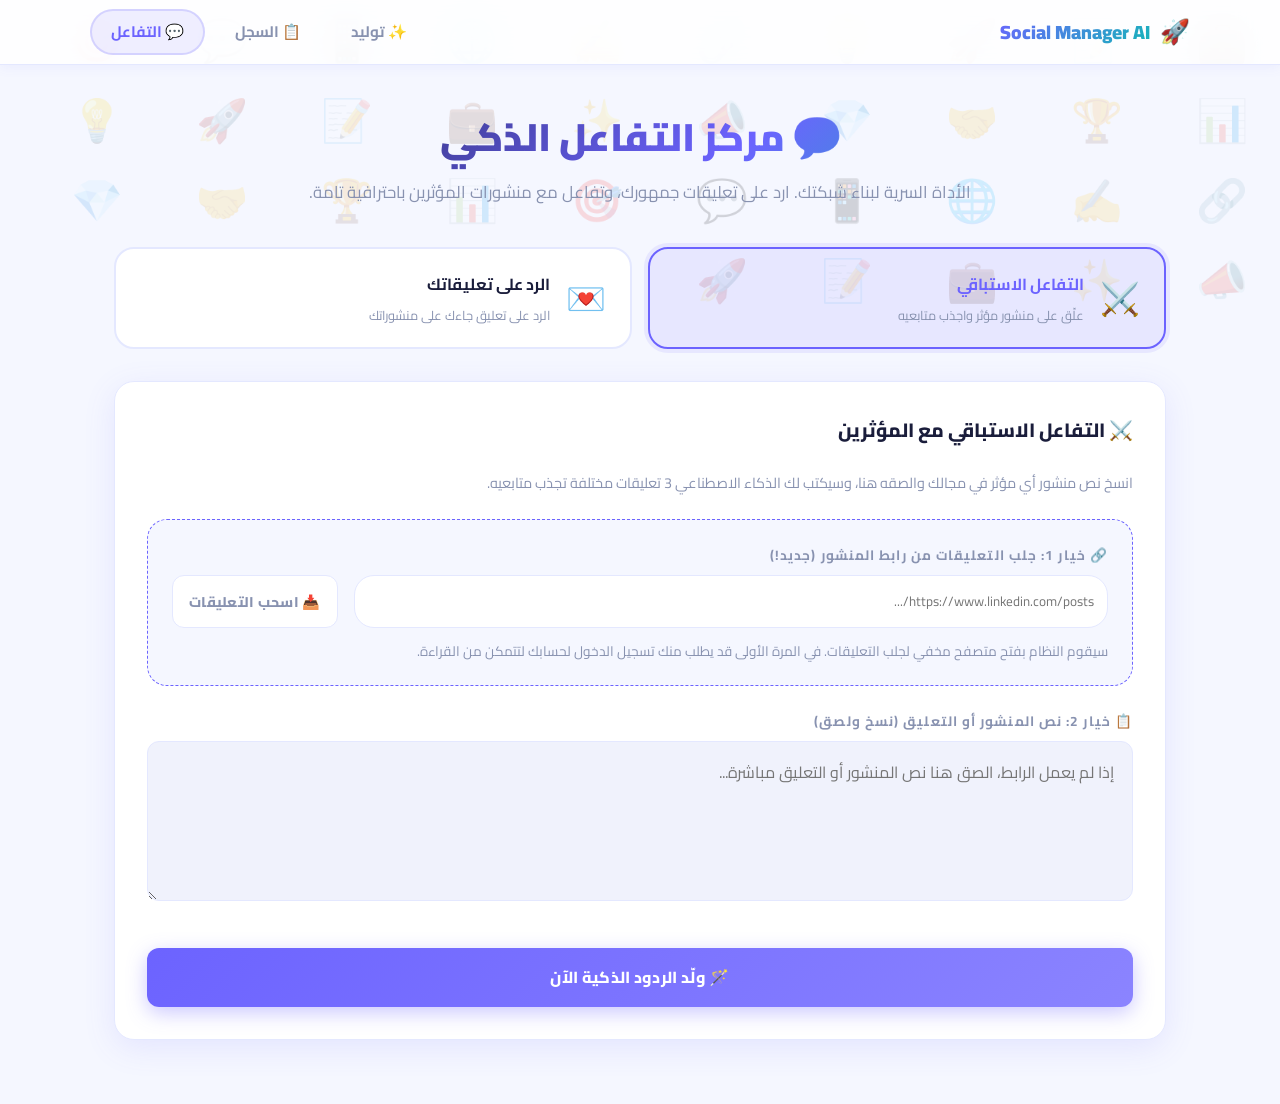
<file: dashboard/engagement.html>
<!DOCTYPE html>
<html lang="ar" dir="rtl">
<head>
    <meta charset="UTF-8">
    <meta name="viewport" content="width=device-width, initial-scale=1.0">
    <title>التفاعل الذكي | Social Manager AI</title>
    <meta name="description" content="أداة الردود الذكية والتفاعل الاستباقي مع منشورات لينكدإن">
    <link rel="stylesheet" href="style.css?v=4">
</head>
<body>

<nav class="navbar">
    <div class="navbar-inner">
        <a href="index.html" class="navbar-brand">
            <span class="logo-icon">🚀</span>
            Social Manager AI
        </a>
        <div class="navbar-links">
            <a href="index.html" class="nav-link" id="navHome">✨ توليد</a>
            <a href="history.html" class="nav-link" id="navHistory">📋 السجل</a>
            <a href="engagement.html" class="nav-link active" id="navEngage">💬 التفاعل</a>
        </div>
    </div>
</nav>

<div class="container">
    <div class="page-header">
        <h1>💬 مركز التفاعل الذكي</h1>
        <p>الأداة السرية لبناء شبكتك. ارد على تعليقات جمهورك، وتفاعل مع منشورات المؤثرين باحترافية تامة.</p>
    </div>

    <!-- Mode Switcher -->
    <div class="engage-mode-switcher">
        <button id="modeEngagement" class="mode-btn mode-btn-active">
            <span>⚔️</span>
            <div>
                <strong>التفاعل الاستباقي</strong>
                <small>علّق على منشور مؤثر واجذب متابعيه</small>
            </div>
        </button>
        <button id="modeReply" class="mode-btn">
            <span>💌</span>
            <div>
                <strong>الرد على تعليقاتك</strong>
                <small>الرد على تعليق جاءك على منشوراتك</small>
            </div>
        </button>
    </div>

    <!-- Input Card -->
    <div class="card" style="margin-top: 2rem;">
        <div id="modeLabel">
            <h2 id="inputTitle">⚔️ التفاعل الاستباقي مع المؤثرين</h2>
            <p id="inputHint" style="color: var(--text-muted); font-size: 0.9rem; margin-bottom: 1.5rem;">
                انسخ نص منشور أي مؤثر في مجالك والصقه هنا، وسيكتب لك الذكاء الاصطناعي 3 تعليقات مختلفة تجذب متابعيه.
            </p>
        </div>

        <div class="form-group" style="margin-bottom: 1.5rem; background: var(--bg); padding: 1.5rem; border-radius: var(--radius); border: 1px dashed var(--primary);">
            <label for="urlInput" style="display: flex; justify-content: space-between; align-items: center;">
                <span>🔗 خيار 1: جلب التعليقات من رابط المنشور (جديد!)</span>
            </label>
            <div style="display: flex; gap: 1rem; margin-top: 0.5rem;">
                <input type="url" id="urlInput" placeholder="https://www.linkedin.com/posts/..." style="flex: 1; padding: 0.8rem; border: 1px solid var(--border); border-radius: var(--radius);">
                <button id="scrapeBtn" class="btn btn-outline" style="white-space: nowrap;">
                    <span class="btn-text">📥 اسحب التعليقات</span>
                    <span class="loader hidden" style="width: 16px; height: 16px; border-width: 2px;"></span>
                </button>
            </div>
            <p style="font-size: 0.85rem; color: var(--text-muted); margin-top: 0.8rem; line-height: 1.5;">
                سيقوم النظام بفتح متصفح مخفي لجلب التعليقات. في المرة الأولى قد يطلب منك تسجيل الدخول لحسابك لتتمكن من القراءة.
            </p>
        </div>

        <div class="form-group">
            <label for="postInput" id="inputLabel">📋 خيار 2: نص المنشور أو التعليق (نسخ ولصق)</label>
            <textarea id="postInput" style="min-height: 160px;" placeholder="إذا لم يعمل الرابط، الصق هنا نص المنشور أو التعليق مباشرة..."></textarea>
        </div>

        <button id="generateRepliesBtn" class="btn btn-primary" style="margin-top: 1rem; width: 100%;">
            <span class="btn-text">🪄 ولّد الردود الذكية الآن</span>
            <span class="loader hidden"></span>
        </button>
    </div>

    <!-- Results Section -->
    <div id="repliesSection" class="hidden" style="margin-top: 2rem;">
        <h2 style="margin-bottom: 1.5rem; font-size: 1.3rem;">✨ اختر الرد الأمثل:</h2>
        <div id="repliesList" style="display: flex; flex-direction: column; gap: 1.5rem;"></div>
        
        <!-- Tips -->
        <div class="card" style="margin-top: 2rem; background: linear-gradient(135deg, var(--primary-soft), var(--accent-soft)); border-color: var(--primary);">
            <h3 style="color: var(--primary); margin-bottom: 0.8rem;">💡 نصائح من الخبراء لزيادة التفاعل:</h3>
            <ul style="padding-right: 1.5rem; color: var(--text); line-height: 2.2; font-size: 0.95rem;">
                <li>علّق على منشورات المؤثرين في أول <strong>60 دقيقة</strong> من نشرها لتظهر في الأعلى.</li>
                <li>تجنب التعليقات القصيرة مثل "رائع!" لأن الخوارزمية تخفيها.</li>
                <li>ابدأ تعليقك بـ "@اسم المؤثر" لإرسال إشعار له وزيادة فرصة رده عليك.</li>
                <li>استهدف 3-5 مؤثرين في مجالك يومياً بتعليقات متنوعة.</li>
            </ul>
        </div>
    </div>
</div>

<script src="engagement.js?v=1"></script>
</body>
</html>
</file>
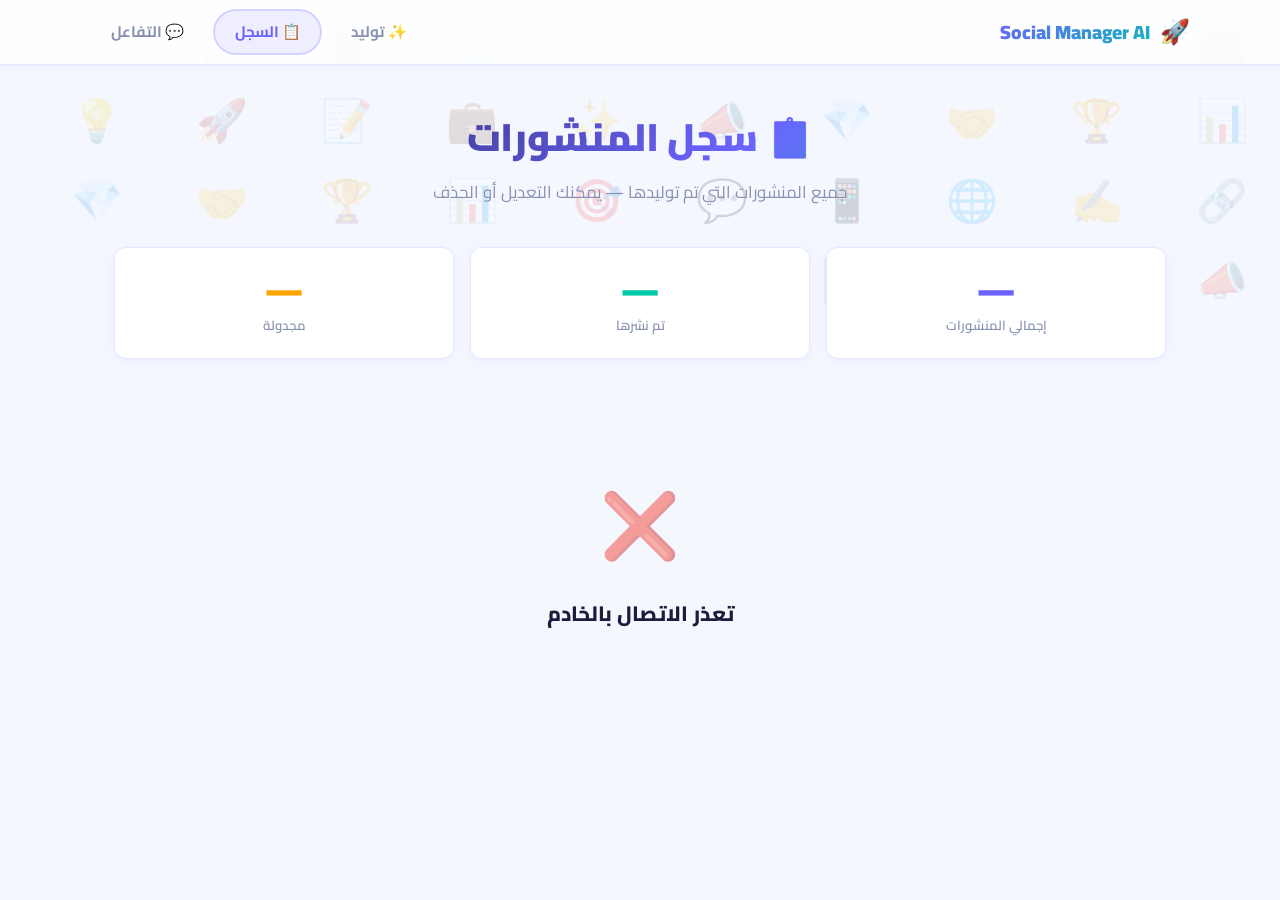
<file: dashboard/history.html>
<!DOCTYPE html>
<html lang="ar" dir="rtl">
<head>
    <meta charset="UTF-8">
    <meta name="viewport" content="width=device-width, initial-scale=1.0">
    <title>سجل المنشورات | Social Manager AI</title>
    <link rel="stylesheet" href="style.css?v=4">
</head>
<body>

<nav class="navbar">
    <div class="navbar-inner">
        <a href="index.html" class="navbar-brand">
            <span class="logo-icon">🚀</span>
            Social Manager AI
        </a>
        <div class="navbar-links">
            <a href="index.html" class="nav-link">✨ توليد</a>
            <a href="history.html" class="nav-link active">📋 السجل</a>
            <a href="engagement.html" class="nav-link">💬 التفاعل</a>
        </div>
    </div>
</nav>

<div class="container">
    <div class="page-header">
        <h1>📋 سجل المنشورات</h1>
        <p>جميع المنشورات التي تم توليدها — يمكنك التعديل أو الحذف</p>
    </div>

    <!-- Stats -->
    <div class="stats-bar" id="statsBar">
        <div class="stat-card stat-primary">
            <div class="stat-num" id="statTotal">—</div>
            <div class="stat-label">إجمالي المنشورات</div>
        </div>
        <div class="stat-card stat-success">
            <div class="stat-num" id="statPublished">—</div>
            <div class="stat-label">تم نشرها</div>
        </div>
        <div class="stat-card stat-warning">
            <div class="stat-num" id="statScheduled">—</div>
            <div class="stat-label">مجدولة</div>
        </div>
    </div>

    <!-- List -->
    <div id="historyList" class="history-grid"></div>
</div>

<!-- Edit Modal -->
<div class="modal-overlay hidden" id="editModal">
    <div class="modal">
        <div class="modal-header">
            <h3>✏️ تعديل المنشور</h3>
            <button class="modal-close" id="modalClose">✕</button>
        </div>
        <textarea class="modal-textarea" id="modalContent" placeholder="اكتب المحتوى هنا..."></textarea>
        <div class="modal-footer">
            <button class="btn btn-primary" id="modalSave">💾 حفظ التعديلات</button>
            <button class="btn btn-outline" id="modalCancel">إلغاء</button>
        </div>
    </div>
</div>

<!-- Delete Confirmation Modal -->
<div class="modal-overlay hidden" id="deleteModal">
    <div class="modal" style="max-width: 400px; text-align: center;">
        <div style="font-size: 3.5rem; margin-bottom: 1rem;">⚠️</div>
        <h3 style="margin-bottom: 0.5rem; color: var(--text);">تأكيد الحذف</h3>
        <p style="color: var(--text-muted); margin-bottom: 1.5rem;">هل أنت متأكد من حذف هذا المنشور نهائياً؟ لا يمكن التراجع عن هذا الإجراء.</p>
        <div class="modal-footer" style="flex-direction: column;">
            <button class="btn btn-danger" id="confirmDelete" style="width: 100%;">🗑️ نعم، احذف المنشور</button>
            <button class="btn btn-outline" id="cancelDelete" style="width: 100%;">إلغاء</button>
        </div>
    </div>
</div>

<script src="history.js?v=2"></script>
</body>
</html>
</file>
<file: dashboard/style.css>
@import url('https://fonts.googleapis.com/css2?family=Cairo:wght@400;500;600;700;800;900&display=swap');

:root {
    --bg: #f5f7ff;
    --bg-card: #ffffff;
    --bg-input: #f0f2fc;
    --primary: #6c63ff;
    --primary-light: #8b84ff;
    --primary-soft: rgba(108, 99, 255, 0.1);
    --accent: #00c9a7;
    --accent-soft: rgba(0, 201, 167, 0.1);
    --danger: #ff4757;
    --danger-soft: rgba(255, 71, 87, 0.1);
    --warning: #ffa502;
    --success: #00c9a7;
    --linkedin: #0a66c2;
    --twitter: #1d9bf0;
    --text: #1a1d3b;
    --text-muted: #8892b0;
    --border: #e4e8ff;
    --shadow-sm: 0 2px 12px rgba(108, 99, 255, 0.08);
    --shadow: 0 8px 32px rgba(108, 99, 255, 0.12);
    --shadow-lg: 0 20px 60px rgba(108, 99, 255, 0.18);
    --radius: 20px;
    --radius-sm: 12px;
}

* { box-sizing: border-box; margin: 0; padding: 0; font-family: 'Cairo', sans-serif; }
html { scroll-behavior: smooth; }

/* ── BODY + EMOJI WATERMARK ────────────────────────────── */
body {
    background-color: var(--bg);
    color: var(--text);
    line-height: 1.7;
    min-height: 100vh;
    position: relative;
    overflow-x: hidden;
}

body::before {
    content: "💼 📝 🚀 💡 🔗 ✍️ 🌐 📱 💬 🎯 📊 🏆 🤝 💎 📣 ✨ 💼 📝 🚀 💡 🔗 ✍️ 🌐 📱 💬 🎯 📊 🏆 🤝 💎 📣 ✨ 💼 📝 🚀 💡";
    position: fixed;
    top: 0;
    left: 0;
    right: 0;
    bottom: 0;
    font-size: 2.6rem;
    line-height: 5rem;
    word-break: break-all;
    opacity: 0.15;
    pointer-events: none;
    z-index: 0;
    letter-spacing: 2rem;
    overflow: hidden;
    user-select: none;
}

body > * { position: relative; z-index: 1; }

/* ── NAVBAR ─────────────────────────────────────────────── */
.navbar {
    background: rgba(255, 255, 255, 0.85);
    backdrop-filter: blur(20px);
    border-bottom: 1px solid var(--border);
    position: sticky;
    top: 0;
    z-index: 100;
    padding: 0 2rem;
    box-shadow: var(--shadow-sm);
}

.navbar-inner {
    max-width: 1100px;
    margin: 0 auto;
    display: flex;
    align-items: center;
    justify-content: space-between;
    height: 64px;
}

.navbar-brand {
    display: flex;
    align-items: center;
    gap: 0.6rem;
    font-size: 1.2rem;
    font-weight: 900;
    background: linear-gradient(135deg, var(--primary), var(--accent));
    -webkit-background-clip: text;
    -webkit-text-fill-color: transparent;
    background-clip: text;
    text-decoration: none;
}

.navbar-brand .logo-icon { font-size: 1.5rem; -webkit-text-fill-color: initial; }

.navbar-links { display: flex; gap: 0.5rem; }

.nav-link {
    color: var(--text-muted);
    text-decoration: none;
    padding: 0.5rem 1.2rem;
    border-radius: 30px;
    font-weight: 700;
    font-size: 0.95rem;
    transition: all 0.25s ease;
    border: 2px solid transparent;
}

.nav-link:hover,
.nav-link.active {
    color: var(--primary);
    background: var(--primary-soft);
    border-color: rgba(108, 99, 255, 0.2);
}

/* ── LAYOUT ──────────────────────────────────────────────── */
.container { max-width: 1100px; margin: 0 auto; padding: 2.5rem 1.5rem; }

.page-header { margin-bottom: 2.5rem; text-align: center; }

.page-header h1 {
    font-size: 2.4rem;
    font-weight: 900;
    background: linear-gradient(135deg, var(--text) 0%, var(--primary) 60%, var(--accent) 100%);
    -webkit-background-clip: text;
    -webkit-text-fill-color: transparent;
    background-clip: text;
    margin-bottom: 0.5rem;
}

.page-header p { color: var(--text-muted); font-size: 1.05rem; }

/* ── CARD ────────────────────────────────────────────────── */
.card {
    background: var(--bg-card);
    border-radius: var(--radius);
    padding: 2rem;
    border: 1.5px solid var(--border);
    box-shadow: var(--shadow);
    margin-bottom: 1.5rem;
    transition: box-shadow 0.3s ease, transform 0.3s ease;
}

.card:hover { box-shadow: var(--shadow-lg); transform: translateY(-2px); }

.card h2 {
    font-size: 1.2rem;
    font-weight: 800;
    color: var(--text);
    margin-bottom: 1.5rem;
    display: flex;
    align-items: center;
    gap: 0.5rem;
}

/* ── FORM ────────────────────────────────────────────────── */
.form-group { margin-bottom: 1.4rem; }

label {
    display: block;
    margin-bottom: 0.5rem;
    font-weight: 700;
    color: var(--text-muted);
    font-size: 0.85rem;
    text-transform: uppercase;
    letter-spacing: 0.08em;
}

textarea, select, input[type="text"] {
    width: 100%;
    padding: 0.9rem 1.1rem;
    background: var(--bg-input);
    border: 1.5px solid var(--border);
    border-radius: var(--radius-sm);
    font-size: 1rem;
    color: var(--text);
    transition: all 0.25s ease;
    outline: none;
    font-family: 'Cairo', sans-serif;
}

textarea:focus, select:focus, input[type="text"]:focus {
    border-color: var(--primary);
    background: #fff;
    box-shadow: 0 0 0 4px var(--primary-soft);
}

textarea { min-height: 120px; resize: vertical; }

/* ── BUTTONS ─────────────────────────────────────────────── */
.btn {
    display: inline-flex;
    align-items: center;
    justify-content: center;
    gap: 0.5rem;
    padding: 0.9rem 1.5rem;
    border: none;
    border-radius: var(--radius-sm);
    font-size: 1rem;
    font-weight: 800;
    cursor: pointer;
    transition: all 0.25s ease;
    font-family: 'Cairo', sans-serif;
    width: 100%;
    letter-spacing: 0.02em;
}

.btn:active { transform: scale(0.97); }
.btn:disabled { opacity: 0.55; cursor: not-allowed; transform: none; }

.btn-primary {
    background: linear-gradient(135deg, var(--primary), var(--primary-light));
    color: white;
    box-shadow: 0 6px 20px rgba(108, 99, 255, 0.35);
}
.btn-primary:hover:not(:disabled) {
    box-shadow: 0 10px 30px rgba(108, 99, 255, 0.5);
    transform: translateY(-2px);
}

.btn-success {
    background: linear-gradient(135deg, #00b894, var(--accent));
    color: white;
    box-shadow: 0 6px 20px rgba(0, 201, 167, 0.3);
}
.btn-success:hover:not(:disabled) {
    box-shadow: 0 10px 30px rgba(0, 201, 167, 0.45);
    transform: translateY(-2px);
}

.btn-danger {
    background: linear-gradient(135deg, #e55039, var(--danger));
    color: white;
    box-shadow: 0 4px 15px rgba(255, 71, 87, 0.25);
    width: auto; padding: 0.5rem 1rem; font-size: 0.88rem;
}
.btn-danger:hover:not(:disabled) { box-shadow: 0 6px 20px rgba(255, 71, 87, 0.4); transform: translateY(-1px); }

.btn-outline {
    background: white;
    border: 1.5px solid var(--border);
    color: var(--text-muted);
    width: auto; padding: 0.5rem 1rem; font-size: 0.88rem;
}
.btn-outline:hover { border-color: var(--primary); color: var(--primary); background: var(--primary-soft); }

input[type="datetime-local"] {
    appearance: none;
    background: var(--bg-input);
    border: 2px solid var(--border);
    border-radius: var(--radius-sm);
    padding: 0.8rem 1rem;
    color: var(--text);
    font-size: 1rem;
    font-family: 'Cairo', sans-serif;
    cursor: pointer;
    transition: all 0.3s ease;
    width: 100%;
}

input[type="datetime-local"]:focus {
    border-color: var(--primary);
    background: #fff;
    box-shadow: 0 0 0 4px var(--primary-soft);
    outline: none;
}

input[type="checkbox"] {
    accent-color: var(--primary);
    transform: scale(1.2);
}

/* ── PROGRESS BAR ────────────────────────────────────────── */
.progress-container {
    margin-top: 1.2rem;
    padding: 1.2rem 1.5rem;
    background: linear-gradient(135deg, var(--primary-soft), var(--accent-soft));
    border-radius: var(--radius-sm);
    border: 1.5px solid rgba(108, 99, 255, 0.2);
    animation: fadeSlideIn 0.3s ease;
}

.progress-info {
    display: flex;
    justify-content: space-between;
    margin-bottom: 0.6rem;
    font-size: 0.9rem;
    font-weight: 700;
    color: var(--primary);
}

.progress-bar-bg {
    width: 100%;
    height: 8px;
    background: rgba(108, 99, 255, 0.12);
    border-radius: 10px;
    overflow: hidden;
}

.progress-bar-fill {
    height: 100%;
    width: 0%;
    background: linear-gradient(90deg, var(--primary), var(--accent));
    border-radius: 10px;
    transition: width 0.5s cubic-bezier(0.4, 0, 0.2, 1);
    box-shadow: 0 0 10px rgba(108, 99, 255, 0.4);
}

/* ── LOADER ──────────────────────────────────────────────── */
.loader {
    width: 18px;
    height: 18px;
    border: 2.5px solid rgba(255,255,255,0.35);
    border-radius: 50%;
    border-top-color: white;
    animation: spin 0.8s linear infinite;
}

/* ── RESULT SECTION ──────────────────────────────────────── */
.result-header {
    display: flex;
    justify-content: space-between;
    align-items: center;
    margin-bottom: 1.5rem;
}

.badge {
    padding: 0.35rem 1rem;
    border-radius: 30px;
    font-weight: 800;
    font-size: 0.8rem;
    letter-spacing: 0.06em;
    text-transform: uppercase;
}

.badge-linkedin { background: rgba(10, 102, 194, 0.1); color: var(--linkedin); border: 1.5px solid rgba(10, 102, 194, 0.25); }
.badge-twitter  { background: rgba(29, 155, 240, 0.1); color: var(--twitter);  border: 1.5px solid rgba(29, 155, 240, 0.25); }

.post-preview { display: grid; grid-template-columns: 1fr; gap: 1.5rem; margin-bottom: 1.5rem; }
@media (min-width: 768px) { .post-preview { grid-template-columns: 1fr 1.6fr; } }

.image-container { position: relative; overflow: hidden; border-radius: var(--radius-sm); }
.image-container img {
    width: 100%;
    border-radius: var(--radius-sm);
    border: 1.5px solid var(--border);
    display: block;
    transition: transform 0.4s ease;
}
.image-container:hover img { transform: scale(1.04); }

#generatedContent { min-height: 300px; background: var(--bg-input); font-size: 0.95rem; line-height: 1.8; }

.status-msg { margin-top: 1rem; text-align: center; font-weight: 800; font-size: 1rem; min-height: 1.5rem; }

/* ── HISTORY PAGE ────────────────────────────────────────── */
.history-grid { display: flex; flex-direction: column; gap: 1.2rem; }

.history-card {
    background: var(--bg-card);
    border: 1.5px solid var(--border);
    border-radius: var(--radius);
    padding: 1.5rem;
    display: grid;
    grid-template-columns: 1fr;
    gap: 1rem;
    transition: all 0.25s ease;
    animation: fadeSlideIn 0.35s ease;
}

@media (min-width: 768px) { .history-card { grid-template-columns: 120px 1fr auto; align-items: start; } }

.history-card:hover {
    border-color: rgba(108, 99, 255, 0.3);
    box-shadow: var(--shadow);
    transform: translateY(-2px);
}

.history-thumb { width: 100%; height: 100px; object-fit: cover; border-radius: var(--radius-sm); border: 1.5px solid var(--border); }
.history-thumb-placeholder {
    width: 100%; height: 100px;
    background: var(--bg-input);
    border-radius: var(--radius-sm);
    display: flex; align-items: center; justify-content: center;
    color: var(--text-muted); font-size: 2rem;
    border: 1.5px solid var(--border);
}

.history-meta { display: flex; align-items: center; gap: 0.5rem; margin-bottom: 0.5rem; flex-wrap: wrap; }
.history-topic { font-weight: 800; font-size: 1.05rem; color: var(--text); }
.history-date { color: var(--text-muted); font-size: 0.82rem; margin-top: 0.15rem; }
.history-content-preview {
    color: var(--text-muted); font-size: 0.9rem; line-height: 1.6;
    display: -webkit-box; -webkit-line-clamp: 3; -webkit-box-orient: vertical; overflow: hidden;
}

.badge-status { padding: 0.2rem 0.8rem; border-radius: 30px; font-size: 0.75rem; font-weight: 800; }
.badge-published { background: rgba(0, 201, 167, 0.12); color: #00a689; border: 1.5px solid rgba(0, 201, 167, 0.3); }
.badge-scheduled { background: rgba(255, 165, 2, 0.1); color: #e67e00; border: 1.5px solid rgba(255, 165, 2, 0.3); }

.history-actions { display: flex; gap: 0.5rem; flex-wrap: wrap; align-items: flex-start; }

/* ── STATS BAR ───────────────────────────────────────────── */
.stats-bar { display: grid; grid-template-columns: repeat(3, 1fr); gap: 1rem; margin-bottom: 2rem; }

.stat-card {
    background: var(--bg-card);
    border: 1.5px solid var(--border);
    border-radius: var(--radius-sm);
    padding: 1.4rem 1.5rem;
    text-align: center;
    transition: all 0.25s ease;
    box-shadow: var(--shadow-sm);
}

.stat-card:hover { box-shadow: var(--shadow); transform: translateY(-2px); }
.stat-num { font-size: 2.2rem; font-weight: 900; line-height: 1.1; }
.stat-label { font-size: 0.82rem; color: var(--text-muted); margin-top: 0.3rem; font-weight: 600; }
.stat-primary .stat-num { color: var(--primary); }
.stat-success .stat-num { color: var(--accent); }
.stat-warning .stat-num { color: var(--warning); }

/* ── MODAL ───────────────────────────────────────────────── */
.modal-overlay {
    position: fixed; inset: 0;
    background: rgba(26, 29, 59, 0.5);
    backdrop-filter: blur(10px);
    z-index: 200;
    display: flex; align-items: center; justify-content: center;
    padding: 1rem;
    animation: fadeIn 0.2s ease;
}

.modal {
    background: var(--bg-card);
    border: 1.5px solid var(--border);
    border-radius: var(--radius);
    padding: 2rem;
    width: 100%; max-width: 680px; max-height: 90vh; overflow-y: auto;
    box-shadow: var(--shadow-lg);
    animation: modalSlideIn 0.3s cubic-bezier(0.4, 0, 0.2, 1);
}

.modal-header { display: flex; justify-content: space-between; align-items: center; margin-bottom: 1.5rem; }
.modal-header h3 { font-size: 1.2rem; font-weight: 800; color: var(--text); }

.modal-close {
    background: var(--bg-input); border: 1.5px solid var(--border); color: var(--text-muted);
    width: 36px; height: 36px; border-radius: 50%; cursor: pointer; font-size: 1rem;
    display: flex; align-items: center; justify-content: center; transition: all 0.2s ease;
}
.modal-close:hover { border-color: var(--danger); color: var(--danger); background: var(--danger-soft); }

.modal-textarea { min-height: 300px; resize: vertical; }
.modal-footer { display: flex; gap: 0.8rem; margin-top: 1.2rem; }
.modal-footer .btn { width: auto; flex: 1; }

/* ── EMPTY STATE ─────────────────────────────────────────── */
.empty-state { text-align: center; padding: 5rem 2rem; color: var(--text-muted); }
.empty-state .empty-icon { font-size: 4rem; margin-bottom: 1rem; opacity: 0.5; }
.empty-state h3 { font-size: 1.3rem; font-weight: 800; margin-bottom: 0.5rem; color: var(--text); }

/* ── UTILITIES ───────────────────────────────────────────── */
.hidden { display: none !important; }

/* ── ANIMATIONS ──────────────────────────────────────────── */
@keyframes spin { to { transform: rotate(360deg); } }
@keyframes fadeIn { from { opacity: 0; } to { opacity: 1; } }
@keyframes fadeSlideIn {
    from { opacity: 0; transform: translateY(14px); }
    to   { opacity: 1; transform: translateY(0); }
}
@keyframes modalSlideIn {
    from { opacity: 0; transform: scale(0.93) translateY(20px); }
    to   { opacity: 1; transform: scale(1) translateY(0); }
}

/* ── ENGAGEMENT PAGE (Phase 4) ───────────────────────────── */
.engage-mode-switcher {
    display: grid;
    grid-template-columns: 1fr 1fr;
    gap: 1rem;
    margin-top: 0.5rem;
}

.mode-btn {
    display: flex;
    align-items: center;
    gap: 1rem;
    padding: 1.2rem 1.5rem;
    border-radius: var(--radius);
    border: 2px solid var(--border);
    background: var(--bg-card);
    cursor: pointer;
    text-align: right;
    transition: all 0.25s ease;
    font-family: 'Cairo', sans-serif;
}

.mode-btn span:first-child {
    font-size: 2rem;
    flex-shrink: 0;
}

.mode-btn strong {
    display: block;
    font-size: 1rem;
    color: var(--text);
    font-weight: 700;
}

.mode-btn small {
    display: block;
    font-size: 0.8rem;
    color: var(--text-muted);
    margin-top: 0.2rem;
}

.mode-btn:hover {
    border-color: var(--primary);
    box-shadow: var(--shadow-sm);
    transform: translateY(-2px);
}

.mode-btn-active {
    border-color: var(--primary) !important;
    background: var(--primary-soft) !important;
    box-shadow: 0 0 0 4px rgba(108, 99, 255, 0.1) !important;
}

.mode-btn-active strong { color: var(--primary); }

/* Reply cards */
.reply-card {
    background: var(--bg-card);
    border-radius: var(--radius);
    border: 1.5px solid var(--border);
    padding: 1.5rem;
    box-shadow: var(--shadow-sm);
    animation: fadeSlideIn 0.3s ease;
    transition: box-shadow 0.2s;
}

.reply-card:hover { box-shadow: var(--shadow); }

.reply-card-header {
    display: flex;
    align-items: center;
    gap: 0.6rem;
    margin-bottom: 1rem;
    padding-right: 0.8rem;
    border-right: 3px solid var(--primary);
}

.reply-type-icon { font-size: 1.3rem; }

.reply-type-label {
    font-size: 0.9rem;
    font-weight: 700;
}

.reply-text {
    font-size: 1rem;
    line-height: 1.8;
    color: var(--text);
    background: var(--bg);
    padding: 1rem 1.2rem;
    border-radius: var(--radius-sm);
    margin-bottom: 1rem;
    border: 1px solid var(--border);
}

.reply-actions {
    display: flex;
    gap: 0.8rem;
    justify-content: flex-end;
}

.reply-actions .btn { padding: 0.5rem 1.2rem; font-size: 0.9rem; }

@media (max-width: 600px) {
    .engage-mode-switcher { grid-template-columns: 1fr; }
    .reply-actions { flex-direction: column; }
}
</file>
